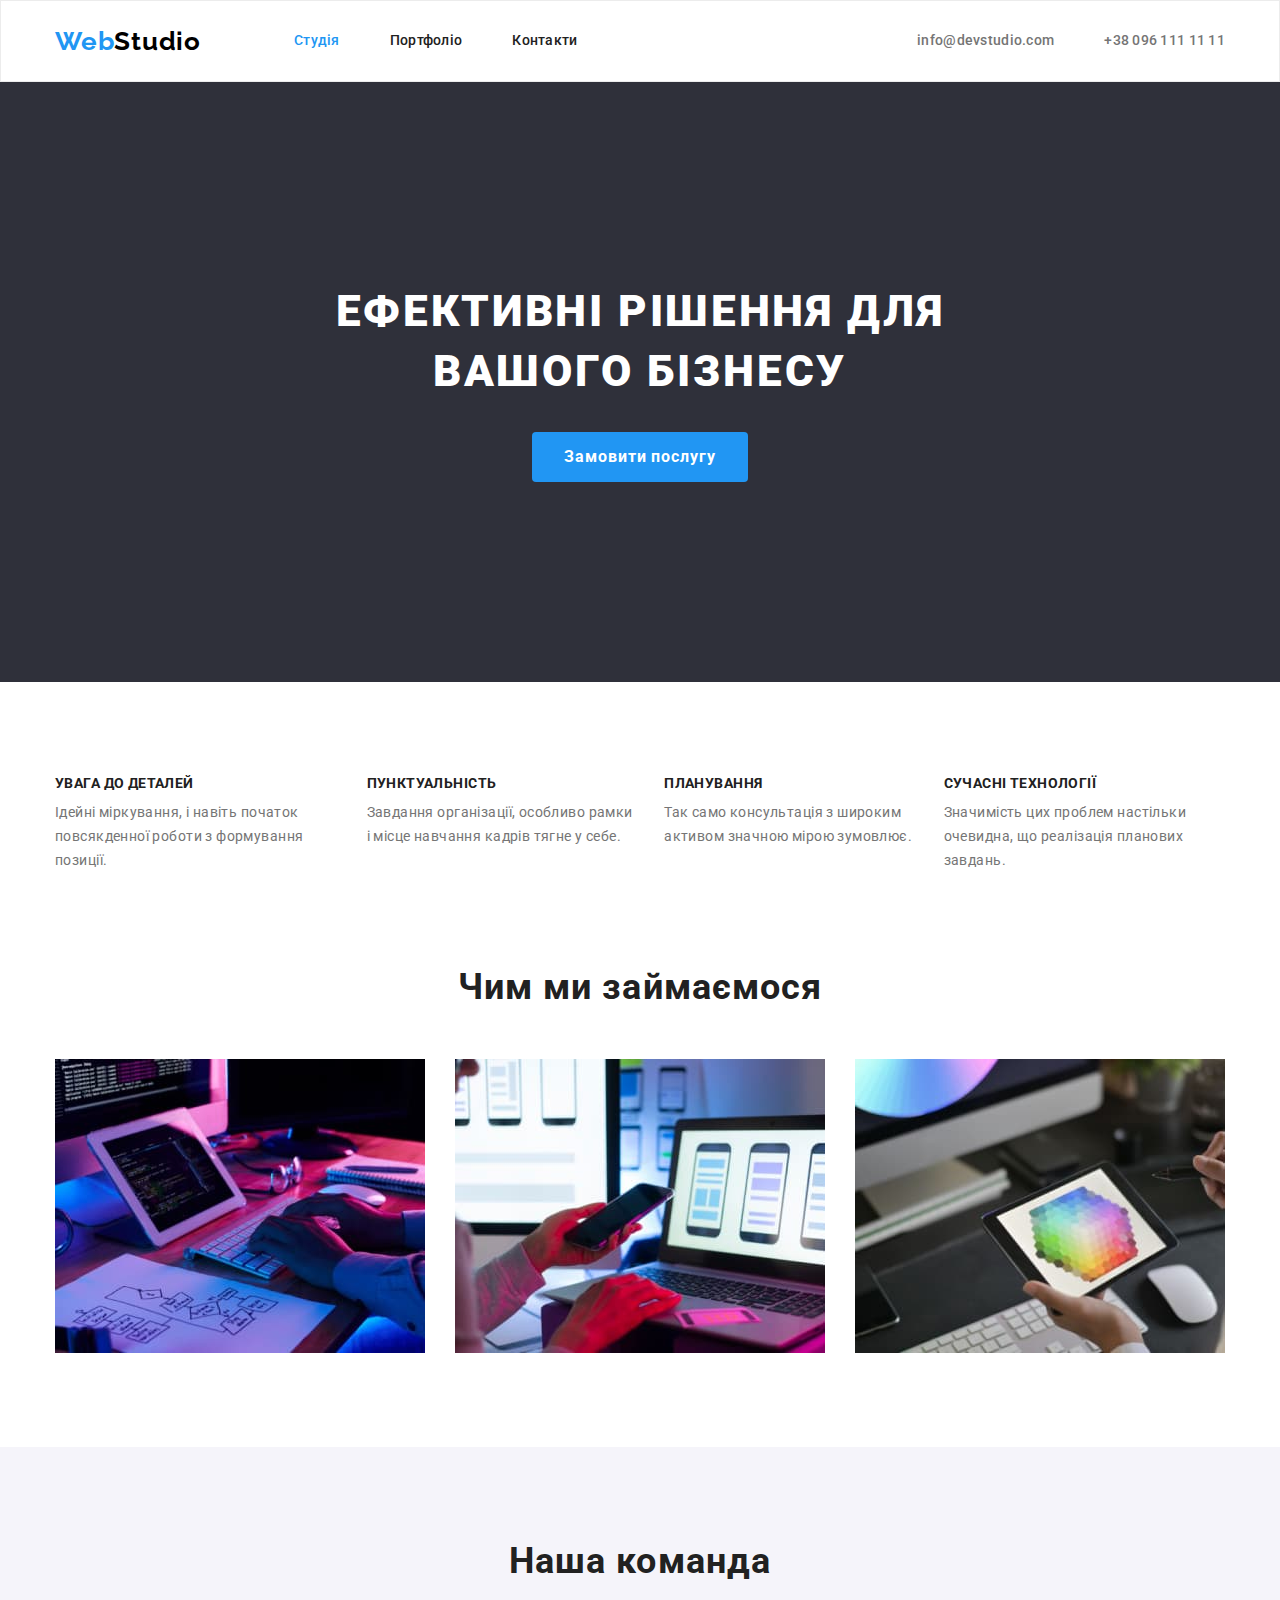
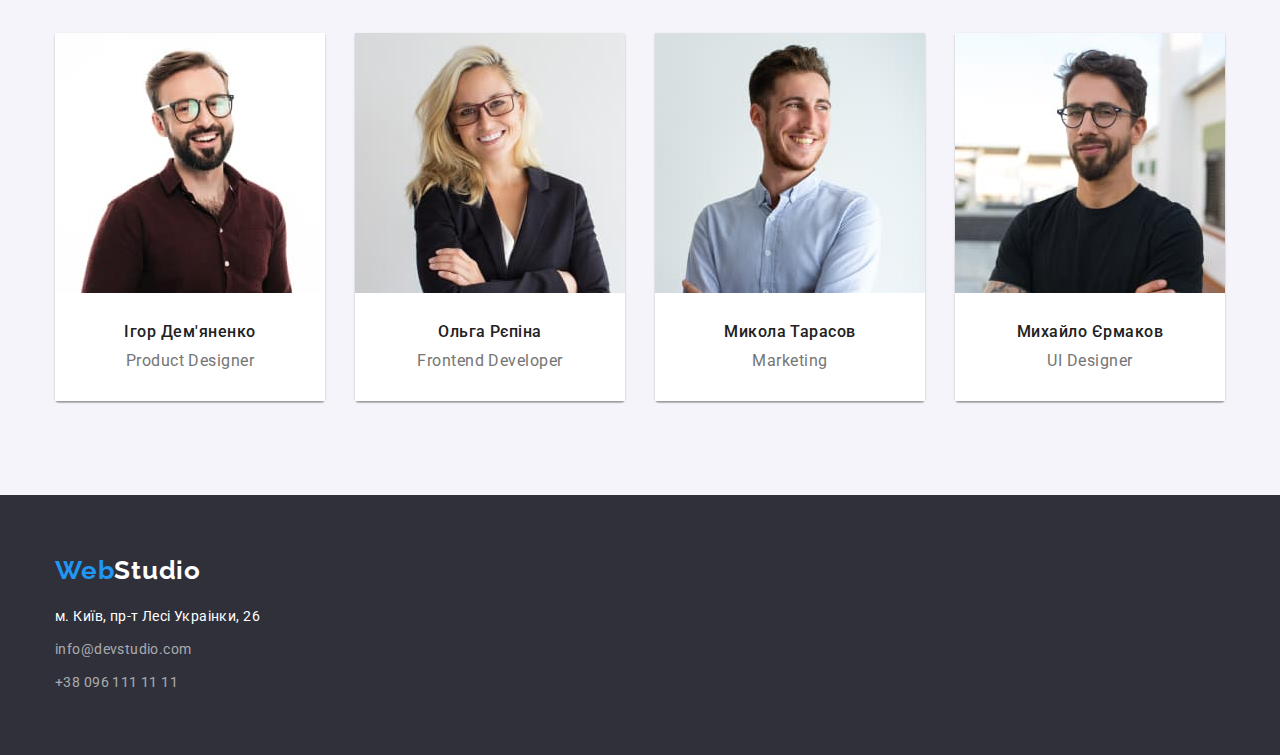
<file: index.html>
<!DOCTYPE html>
<html lang="uk">
  <head>
    <meta charset="UTF-8" />
    <meta http-equiv="X-UA-Compatible" content="IE=edge" />
    <meta name="viewport" content="width=device-width, initial-scale=1.0" />
    <link rel="preconnect" href="https://fonts.googleapis.com" />
    <link rel="preconnect" href="https://fonts.gstatic.com" crossorigin />
    <link
      href="https://fonts.googleapis.com/css2?family=Raleway:wght@700&family=Roboto:wght@400;500;700;900&display=swap"
      rel="stylesheet"
    />
    <title>WebStudio</title>
    <link
      rel="stylesheet"
      href="https://cdnjs.cloudflare.com/ajax/libs/modern-normalize/1.0.0/modern-normalize.min.css"
    />
    <link rel="stylesheet" href="./css/styles.css" />
  </head>
  <body class="page">
    <header class="header-background">
      <div class="container header-box">
        <nav class="logo-nav">
          <a class="logo" lang="en" href="./index.html"><span class="logo-web">Web</span>Studio</a>
          <ul class="site-nav list">
            <li class="item first"><a href="./index.html" class="link current">Студія</a></li>
            <li class="item"><a href="./portfolio.html" class="link">Портфоліо</a></li>
            <li class="item"><a href="" class="link">Контакти</a></li>
          </ul>
        </nav>
        <ul class="mail-nav list">
          <li class="item">
            <a href="mailto:info@devstudio.com" class="link">info@devstudio.com</a>
          </li>
          <li class="item"><a href="tel:+380961111111" class="link">+38 096 111 11 11</a></li>
        </ul>
      </div>
    </header>
    <main>
      <section class="hero">
        <div class="container">
          <h1 class="hero-title">Ефективні рішення для вашого бізнесу</h1>
          <button type="button" class="button primary">Замовити послугу</button>
        </div>
      </section>

      <section class="section title">
        <div class="container">
          <h2 class="section-title visually-hidden">Наші сильні сторони</h2>
          <ul class="idea-list list">
            <li class="idea item">
              <h3 class="idea title">Увага до деталей</h3>
              <p class="idea text">
                Ідейні міркування, i навіть початок повсякденної роботи з формування позиції.
              </p>
            </li>
            <li class="idea item">
              <h3 class="idea title">Пунктуальність</h3>
              <p class="idea text">
                Завдання організації, особливо рамки i місце навчання кадрів тягне у себе.
              </p>
            </li>
            <li class="idea item">
              <h3 class="idea title">Планування</h3>
              <p class="idea text">
                Так само консультація з широким активом значною мірою зумовлює.
              </p>
            </li>
            <li class="idea item">
              <h3 class="idea title">Сучасні технології</h3>
              <p class="idea text">
                Значимість цих проблем настільки очевидна, що реалізація планових завдань.
              </p>
            </li>
          </ul>
        </div>
      </section>
      <section class="section features">
        <div class="container">
          <h2 class="section-title">Чим ми займаємося</h2>
          <ul class="work-list">
            <li class="item">
              <img
                src="./images/img.jpg"
                alt="робота за комп'ютером"
                width="370"
                class="work-img"
              />
            </li>
            <li class="item">
              <img
                src="./images/img1.jpg"
                alt="робота за комп'ютером"
                width="370"
                class="work-img"
              />
            </li>
            <li class="item">
              <img
                src="./images/img2.jpg"
                alt="робота за комп'ютером"
                width="370"
                class="work-img"
              />
            </li>
          </ul>
        </div>
      </section>
      <section class="section team">
        <div class="container">
          <h2 class="section-title">Наша команда</h2>
          <ul class="team-list list">
            <li class="item">
              <img src="./images/team1.jpg" alt="мужчина в окулярах" width="270" class="team-img" />
              <div class="team-white">
                <h3 class="title">Ігор Дем'яненко</h3>
                <p class="text">Product Designer</p>
              </div>
            </li>
            <li class="item">
              <img src="./images/team2.jpg" alt="дівчина в окулярах" width="270" class="team-img" />
              <div class="team-white">
                <h3 class="title">Ольга Рєпіна</h3>
                <p class="text">Frontend Developer</p>
              </div>
            </li>
            <li class="item">
              <img src="./images/team3.jpg" alt="мужчина у сорочці" width="270" class="team-img" />
              <div class="team-white">
                <h3 class="title">Микола Тарасов</h3>
                <p class="text">Marketing</p>
              </div>
            </li>
            <li class="item">
              <img src="./images/team4.jpg" alt="мужчина в окулярах" width="270" class="team-img" />
              <div class="team-white">
                <h3 class="title">Михайло Єрмаков</h3>
                <p class="text">UI Designer</p>
              </div>
            </li>
          </ul>
        </div>
      </section>
    </main>

    <footer class="footer-main">
      <div class="container footer">
        <a class="footer-logo link" lang="en" href="./index.html"
          ><span class="logo-web">Web</span>Studio</a
        >
        <address class="footer-info">
          <ul class="footer-list list">
            <li class="item">
              <a
                href="https://goo.gl/maps/CPtrU1FHBa2aNyZL9"
                target="_blank"
                rel="noopener noreferrer nofollow"
                class="footer-address"
                >м. Київ, пр-т Лесі Украінки, 26</a
              >
            </li>
            <li class="item">
              <a href="mailto:info@devstudio.com" class="footer link">info@devstudio.com</a>
            </li>
            <li class="item">
              <a href="tel:+380961111111" class="footer link">+38 096 111 11 11</a>
            </li>
          </ul>
        </address>
      </div>
    </footer>
  </body>
</html>
</file>
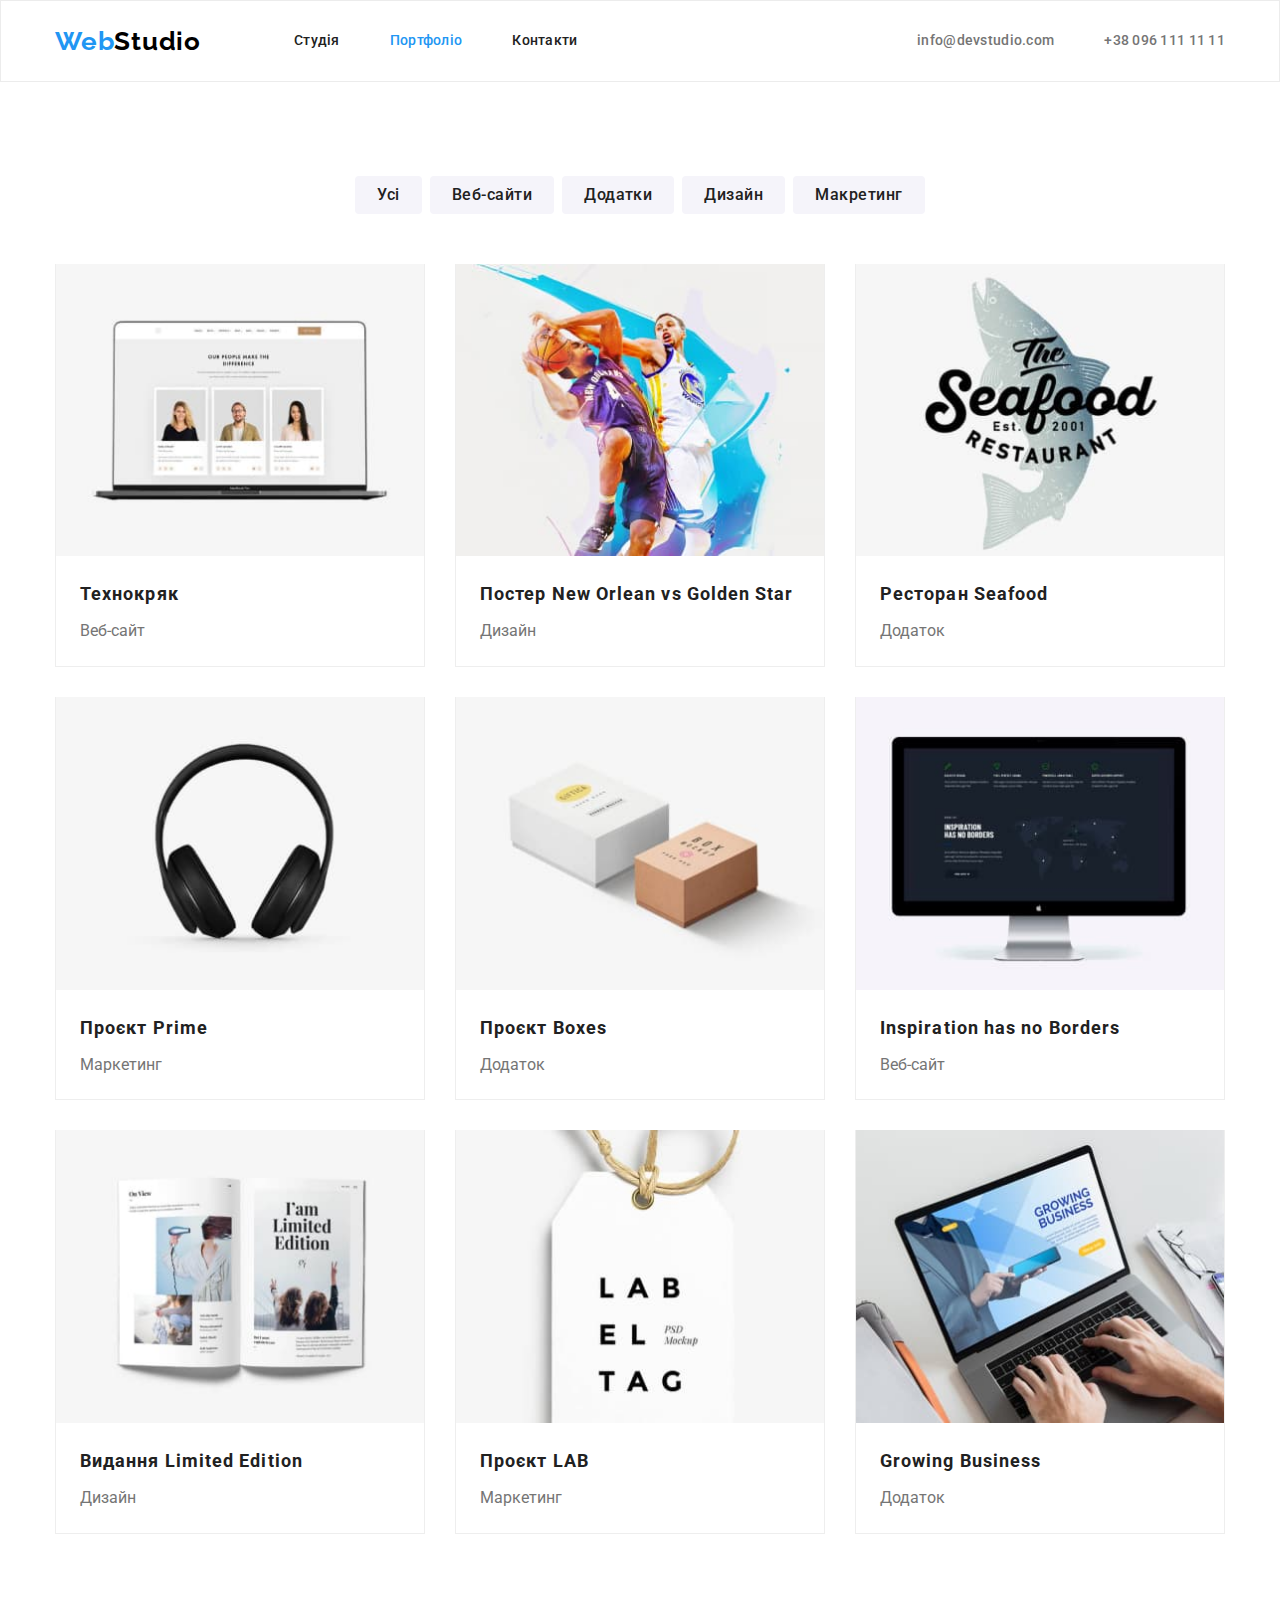
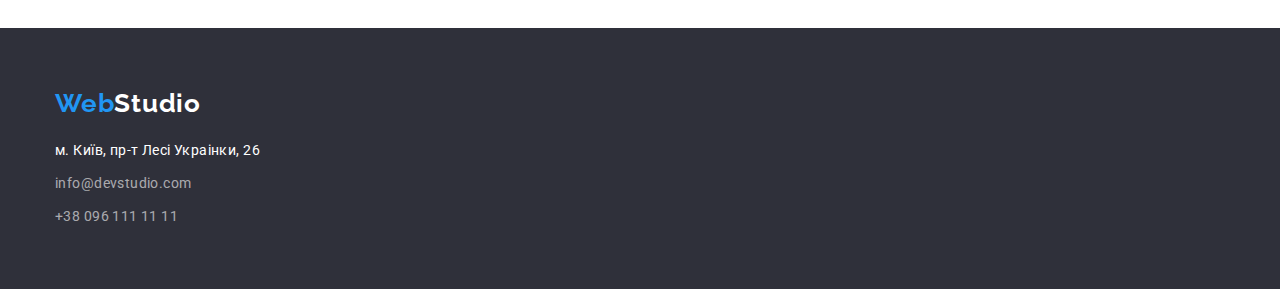
<file: portfolio.html>
<!DOCTYPE html>
<html lang="uk">
  <head>
    <meta charset="UTF-8" />
    <meta http-equiv="X-UA-Compatible" content="IE=edge" />
    <meta name="viewport" content="width=device-width, initial-scale=1.0" />
    <link rel="preconnect" href="https://fonts.googleapis.com" />
    <link rel="preconnect" href="https://fonts.gstatic.com" crossorigin />
    <link
      href="https://fonts.googleapis.com/css2?family=Raleway:wght@700&family=Roboto:wght@400;500;700;900&display=swap"
      rel="stylesheet"
    />
    <title>WebStudio</title>
    <link
      rel="stylesheet"
      href="https://cdnjs.cloudflare.com/ajax/libs/modern-normalize/1.0.0/modern-normalize.min.css"
    />
    <link rel="stylesheet" href="./css/styles.css" />
  </head>
  <body class="page">
    <header class="header-background">
      <div class="container header-box">
        <nav class="logo-nav">
          <a class="logo" lang="en" href="./index.html"><span class="logo-web">Web</span>Studio</a>
          <ul class="site-nav list">
            <li class="item first"><a href="./index.html" class="link">Студія</a></li>
            <li class="item"><a href="./portfolio.html" class="link current">Портфоліо</a></li>
            <li class="item"><a href="" class="link">Контакти</a></li>
          </ul>
        </nav>
        <ul class="mail-nav list">
          <li class="item">
            <a href="mailto:info@devstudio.com" class="link">info@devstudio.com</a>
          </li>
          <li class="item"><a href="tel:+380961111111" class="link">+38 096 111 11 11</a></li>
        </ul>
      </div>
    </header>
    <main>
      <section class="portfolio-section">
        <div class="container portfolio">
          <h1 class="visually-hidden">Фільтри</h1>
          <ul class="filter-list">
            <li class="item">
              <button type="button" class="button second">Усі</button>
            </li>
            <li class="item">
              <button type="button" class="button second">Веб-сайти</button>
            </li>
            <li class="item">
              <button type="button" class="button second">Додатки</button>
            </li>
            <li class="item">
              <button type="button" class="button second">Дизайн</button>
            </li>
            <li class="item">
              <button type="button" class="button second">Макретинг</button>
            </li>
          </ul>
          <ul class="examples list">
            <li class="examples-content">
              <a href="#" class="link content">
                <img
                  src="./images/prim1.jpg"
                  alt="Сайт технокряк"
                  width="370"
                  class="examples-img"
                />
                <div class="examples-stack">
                  <h2 class="examples title">Технокряк</h2>
                  <p class="examples text">Веб-сайт</p>
                </div>
              </a>
            </li>
            <li class="examples-content">
              <a href="#" class="link content">
                <img
                  src="./images/prim2.jpg"
                  alt="Два баскетболіста"
                  width="370"
                  class="examples-img"
                />
                <div class="examples-stack">
                  <h2 class="examples title">Постер New Orlean vs Golden Star</h2>
                  <p class="examples text">Дизайн</p>
                </div>
              </a>
            </li>
            <li class="examples-content">
              <a href="#" class="link content">
                <img
                  src="./images/prim3.jpg"
                  alt="Лого ресторану"
                  width="370"
                  class="examples-img"
                />
                <div class="examples-stack">
                  <h2 class="examples title">Ресторан Seafood</h2>
                  <p class="examples text">Додаток</p>
                </div>
              </a>
            </li>
            <li class="examples-content">
              <a href="#" class="link content">
                <img src="./images/prim4.jpg" alt="Навушники" width="370" class="examples-img" />
                <div class="examples-stack">
                  <h2 class="examples title">Проєкт Prime</h2>
                  <p class="examples text">Маркетинг</p>
                </div>
              </a>
            </li>
            <li class="examples-content">
              <a href="#" class="link content">
                <img src="./images/prim5.jpg" alt="Дві коробки" width="370" class="examples-img" />
                <div class="examples-stack">
                  <h2 class="examples title">Проєкт Boxes</h2>
                  <p class="examples text">Додаток</p>
                </div>
              </a>
            </li>
            <li class="examples-content">
              <a href="#" class="link content">
                <img src="./images/prim6.jpg" alt="Монітор" width="370" class="examples-img" />
                <div class="examples-stack">
                  <h2 class="examples title">Inspiration has no Borders</h2>
                  <p class="examples text">Веб-сайт</p>
                </div>
              </a>
            </li>
            <li class="examples-content">
              <a href="#" class="link content">
                <img src="./images/prim7.jpg" alt="Журнал" width="370" class="examples-img" />
                <div class="examples-stack">
                  <h2 class="examples title">Видання Limited Edition</h2>
                  <p class="examples text">Дизайн</p>
                </div>
              </a>
            </li>
            <li class="examples-content">
              <a href="#" class="link content">
                <img src="./images/prim8.jpg" alt="Бірка" width="370" class="examples-img" />
                <div class="examples-stack">
                  <h2 class="examples title">Проєкт LAB</h2>
                  <p class="examples text">Маркетинг</p>
                </div>
              </a>
            </li>
            <li class="examples-content">
              <a href="#" class="link content">
                <img
                  src="./images/prim9.jpg"
                  alt="Працює за ноутбуком"
                  width="370"
                  class="examples-img"
                />
                <div class="examples-stack">
                  <h2 class="examples title">Growing Business</h2>
                  <p class="examples text">Додаток</p>
                </div>
              </a>
            </li>
          </ul>
        </div>
      </section>
    </main>
    <footer class="footer-main">
      <div class="container footer">
        <a class="footer-logo link" lang="en" href="./index.html"
          ><span class="logo-web">Web</span>Studio</a
        >
        <address class="footer-info">
          <ul class="footer-list list">
            <li class="item">
              <a
                href="https://goo.gl/maps/CPtrU1FHBa2aNyZL9"
                target="_blank"
                rel="noopener noreferrer nofollow"
                class="footer-address"
                >м. Київ, пр-т Лесі Украінки, 26</a
              >
            </li>
            <li class="item">
              <a href="mailto:info@devstudio.com" class="footer link">info@devstudio.com</a>
            </li>
            <li class="item">
              <a href="tel:+380961111111" class="footer link">+38 096 111 11 11</a>
            </li>
          </ul>
        </address>
      </div>
    </footer>
  </body>
</html>
</file>
<file: css/styles.css>
:root {
    --text-color: #757575;
    --second-black: #212121;
    --hero-back-color: #2F303A;
    --accent-color: #2196F3;
    --main-black: #000000;
    --main-white: #FFFFFF;
    --team-back-color: #F5F4FA;
    --footer-back-color: #2F303A;
    --footer-mail-tel: rgba(255, 255, 255, 0.6);
    --button-hover-focus: #188CE8;
    --border-header-color: #ECECEC;
    --border-content-portfolio: #eeeeee;


}

body {
    background-color: var(--main-white);
    color: var(--second-black);

    font-family: Roboto, sans-serif;
}
.container {
    width: 1200px;
    margin-left: auto;
    margin-right: auto;
    padding-left: 15px;
    padding-right: 15px;
}
.visually-hidden {
    position: absolute;
    white-space: nowrap;
    width: 1px;
    height: 1px;
    overflow: hidden;
    border: 0;
    padding: 0;
    clip: rect(0 0 0 0);
    clip-path: inset(50%);
    margin: -1px;
}
.link {
    text-decoration: none;
}
.list {
    list-style: none;
    padding: 0;
    margin: 0;
}
.section {
    text-align: center;
    padding-bottom: 94px;
}
.section-title {
    color: var(--second-black);
    font-size: 36px;
    line-height: 1.16;
    letter-spacing: 0.03em;
    margin-top: 0;
    margin-bottom: 50px;
}
/* logo */
.logo {
    color: var(--main-black);
    font-family: Raleway, sans-serif;
    letter-spacing: 0.03em;
    font-weight: 700;
    font-size: 26px;
    line-height: 1.19;
    text-decoration: none;

}
.site-nav .link {
    display: block;
    color: var(--black);
}
.site-nav.list {
    margin-top: 0;
    margin-bottom: 0;
}
.auth-nav .link {
    display: block;
    color: var(--p-color);
    padding-top: 32px;
    padding-bottom: 32px;
}
.logo-nav {
    display: flex;
    align-items: center;
}
.logo-web {
    color: var(--accent-color);
}

/* header */

.header-background {
    color: var(--main-white);
    letter-spacing: 0.02em;
    font-weight: 500;
    font-size: 14px;
    line-height: 1.14;
    border: 1px solid var(--border-header-color);
}
.site-nav {
    display: flex;
    align-items: center;
    margin-left: 93px;
}
.site-nav.list {
    padding-left: 0;
}
.site-nav .link {
    color: var(--second-black);
    letter-spacing: 0.02em;
    
}
  
.site-nav .item + .item {
 margin-left: 50px;
}
/*
.site-nav .item:first-child {
 margin-left: 93px;
}
*/

.site-nav .link:hover,
.site-nav .link:focus {
    color: var(--accent-color);
}

.header-box {
    display: flex;
}
.site-nav .link {
    display: block;
    padding-top: 32px;
    padding-bottom: 32px;
}

.site-nav .link.current {
    color: var(--accent-color);
}
.mail-nav {
    display: flex;
}
.mail-nav.list {
    margin-left: auto;
    margin-top: 0;
    margin-bottom: 0;
}
.mail-nav .item + .item {
    margin-left: 50px;
}
.mail-nav .link {
    color: var(--text-color);
    display: block;
    padding-top: 32px;
    padding-bottom: 32px;
}

.mail-nav .link:hover,
.mail-nav .link:focus {
    color: var(--accent-color);
    letter-spacing: 0.02em;
}


/* hero */
.hero {
    background-color: var(--hero-back-color);
    text-align: center;
    padding-top: 200px;
    padding-bottom: 200px;  
}
.hero-title {
    color: var(--main-white);
    letter-spacing: 0.06em;
    font-weight: 900;
    font-size: 44px;
    line-height: 1.36;
    text-transform: uppercase;
    margin-bottom: 30px;
    margin-top: 0px;
    width: 700px;
    margin-left: auto;
    margin-right: auto;

   
}
/* button */
.button {
    color: var(--main-white);
    background-color: var(--accent-color);
}

.button.primary {
    border-radius: 4px;
    padding: 10px 32px;
    background-color: var(--accent-color);
    color: var(--main-white);
    cursor: pointer;
    font-weight: 700;
    font-size: 16px;
    line-height: 1.87;
    letter-spacing: 0.06em;
    border: inherit;
    margin: 0 auto;
    display: flex;
}
.button.primary:hover,
.button.primary:focus {
    color: var(--button-hover-focus);
}

/* features */


.section.title {
    padding-top: 94px;
    padding-bottom: 94px;
    margin-top: 0;
    margin-bottom: 0;
}
.idea-list {
    display: flex;
    text-align: left;
    padding-left: 0;
    margin-top: 0;
    margin-bottom: 0;
}

.idea-list .item+ .item {
    margin-left: 30px;
}
.idea .item {
    width: 270px;
}
.idea .title {
    color: var(--second-black);
    font-size: 14px;
    line-height: 1.14;
    letter-spacing: 0.03em;
    text-transform: uppercase;
    margin-bottom: 10px;
    margin-top: 0;
}
.idea .text {
    color: var(--text-color);
    font-size: 14px;
    line-height: 1.71;
    letter-spacing: 0.03em;
    margin-top: 0;
    margin-bottom: 0;
}
/* what are we doing */

.work-list {
    display: flex;
    list-style-type: none;
    padding-left: 0;
    margin-top: 0;
    margin-bottom: 0;
}

.work-list .item+.item {
    margin-left: 30px;
}

.work-img {
    display: block;
}
.section.features {
    margin-top: 0;
}
/* our team */
.section.team {
    padding-top: 94px;
    padding-bottom: 94px;
    background-color: var(--team-back-color);
}
.team-list {
    display: flex;
}
.team-white {
    background-color: var(--main-white);
    padding: 30px;

}
.team-list.list {
    margin-top: 0;
    margin-bottom: 0;
    padding-left: 0;
}
.team-list .title {
    color: var(--second-black);
    font-weight: 500;
    font-size: 16px;
    line-height: 1.18;
    letter-spacing: 0.03em;
    margin-top: 0;
    margin-bottom: 10px;
    
}
.team-list .item {
    box-shadow: 0px 1px 3px rgba(0, 0, 0, 0.12), 0px 1px 1px rgba(0, 0, 0, 0.14),
            0px 2px 1px rgba(0, 0, 0, 0.2);
        border-radius: 0px 0px 4px 4px;
}
.team-list.list .item+.item {
    margin-left: 30px;
}
.team-img {
    display: block;
}
.team-list .text {
    color: var(--text-color);
    font-size: 16px;
    line-height: 1.18;
    letter-spacing: 0.03em;
    margin-bottom: 0;
    margin-top: 0;
}


/* footer */
.footer-info {
    font-style: normal;
    margin-top: 20px;
}

.footer-main {
    background-color: var(--footer-back-color);
    padding-top: 60px;
    padding-bottom: 60px;
}
.footer-logo {
    color: var(--main-white);
    font-family: Raleway, sans-serif;
    font-weight: 700;
    font-size: 26px;
    line-height: 1.19;
    letter-spacing: 0.03em;
}
.footer-list {
    font-size: 14px;
    line-height: 1.71;
    letter-spacing: 0.03em;
}
.footer-address {
    color: var(--main-white);
    text-decoration: none;

}
.footer.link {
    color: var(--footer-mail-tel);
    letter-spacing: 0.03em;
    
}
.footer.link:hover,
.footer.link:focus {
    color: var(--accent-color);
}
.footer-list.list {
    margin-top: 0;
    margin-bottom: 0;
    padding-left: 0;
}
.footer-list.list .item+.item {
    margin-top: 9px;
}
/* filters */

.button.second {
    padding: 6px 22px;
    color: var(--second-black);
    background-color: var(--team-back-color);
    cursor: pointer;
    font-family: inherit;
    font-weight: 500;
    font-size: 16px;
    line-height: 1.62;
    letter-spacing: 0.03em;
    border: inherit;
    border-radius: 4px;
}
.button.second:hover,
.button.second:focus {
    background-color: var(--accent-color);
    color: var(--main-white);
    box-shadow: 0px 3px 1px rgba(0, 0, 0, 0.1), 0px 1px 2px rgba(0, 0, 0, 0.08), 0px 2px 2px rgba(0, 0, 0, 0.12);
}
.filter-list {
    display: flex;
    justify-content: center;
    list-style-type: none;
    padding-left: 0;
    margin-bottom: 50px;
    margin-top: 0;
}
.filter-list .item+.item {
    margin-left: 8px;
}
/* examples  */
.portfolio-section {
    padding-bottom: 94px;
    padding-top: 94px;
}

.container.examples {
    margin-bottom: 94px;
}
.examples.list {
    list-style: none;
    display: flex;
    text-align: left;
    flex-wrap: wrap;
    margin-top: 0;
    margin-bottom: -30px;
    padding-left: 0;
    margin-right: -30px;
}
.examples.title {
    color: var(--second-black);
    font-size: 18px;
    line-height: 2;
    letter-spacing: 0.06em;
    margin-bottom: 4px;
    margin-top: 0;

}
.examples.text {
    color: var(--text-color);
    font-size: 16px;
    line-height: 1.87;
    margin-top: 0;
    margin-bottom: 0;

}
.examples-img {
    display: block;
    max-width: 100%;
}
.examples-content {
    width: 370px;
    margin-right: 30px;
    margin-bottom: 30px;
    border: 1px solid var(--border-content-portfolio);
    border-top: hidden;
}
.examples-stack {
    padding: 20px 24px
}
</file>
